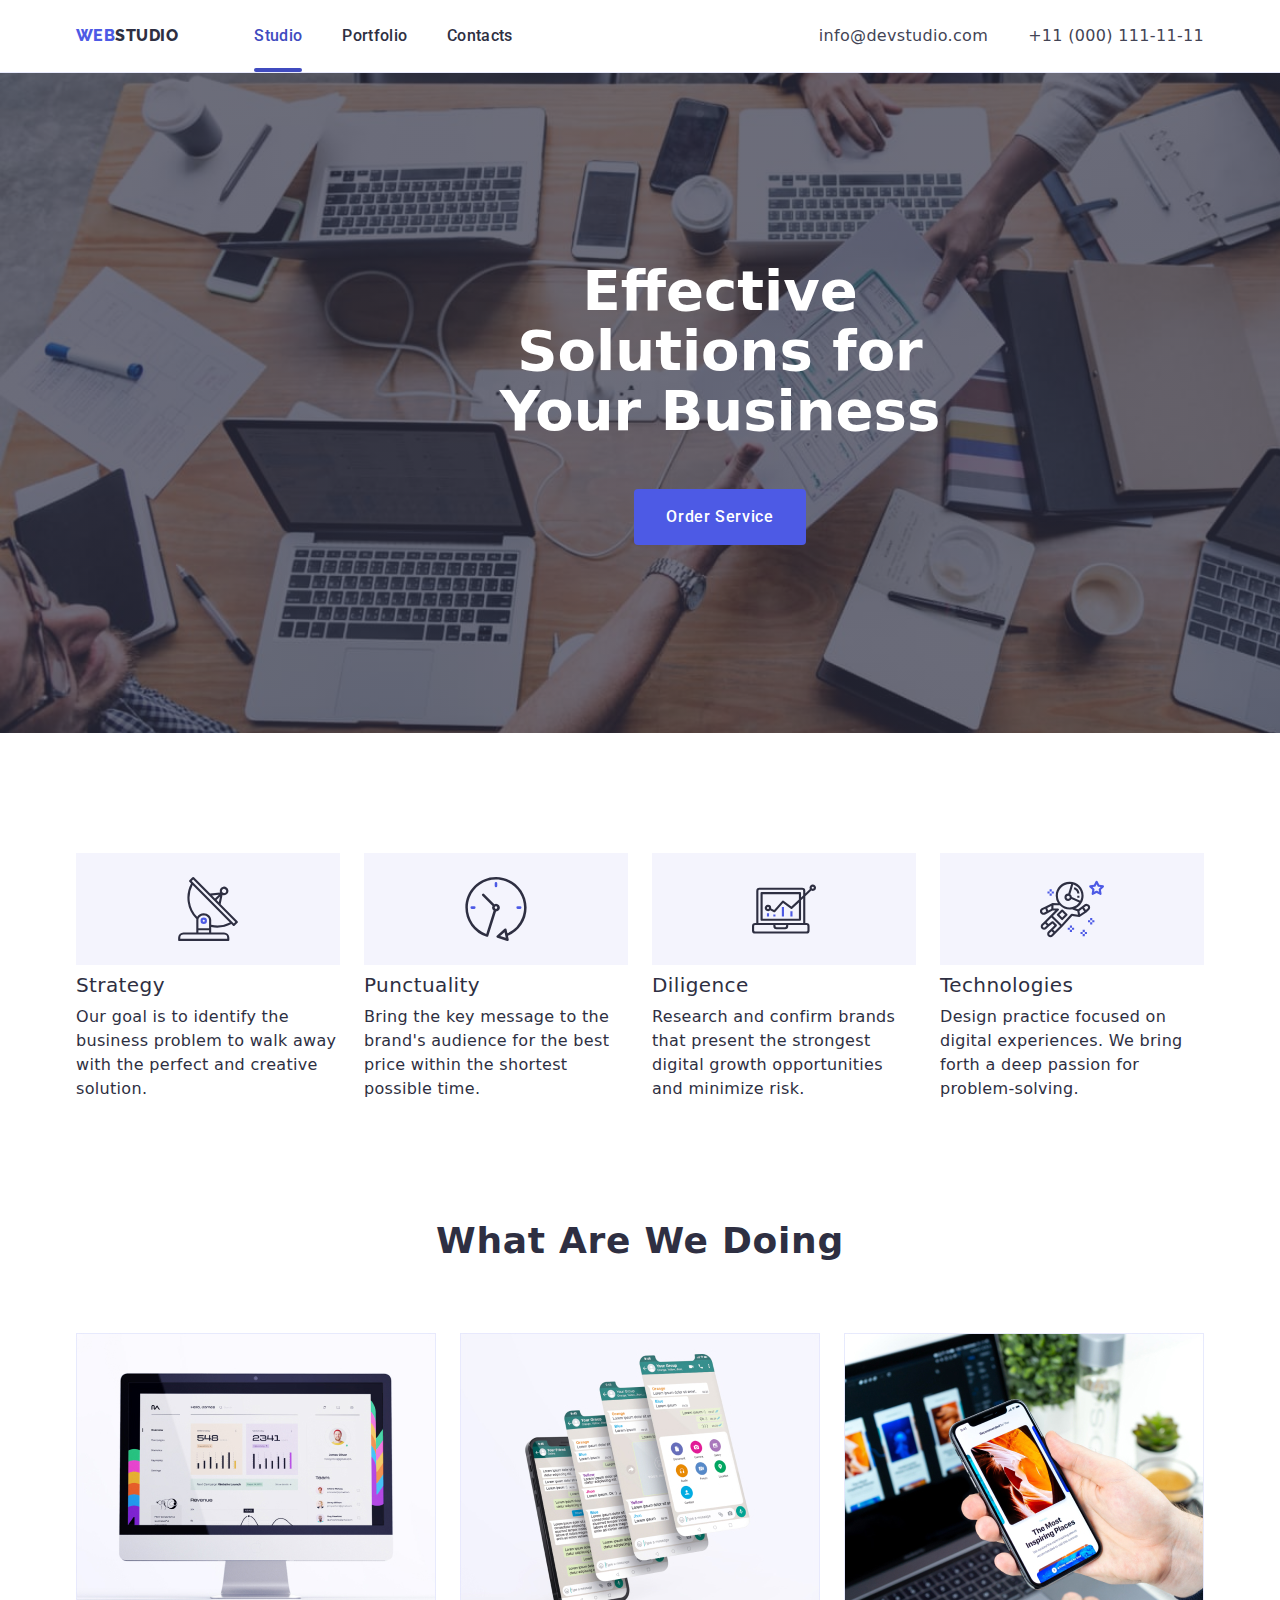
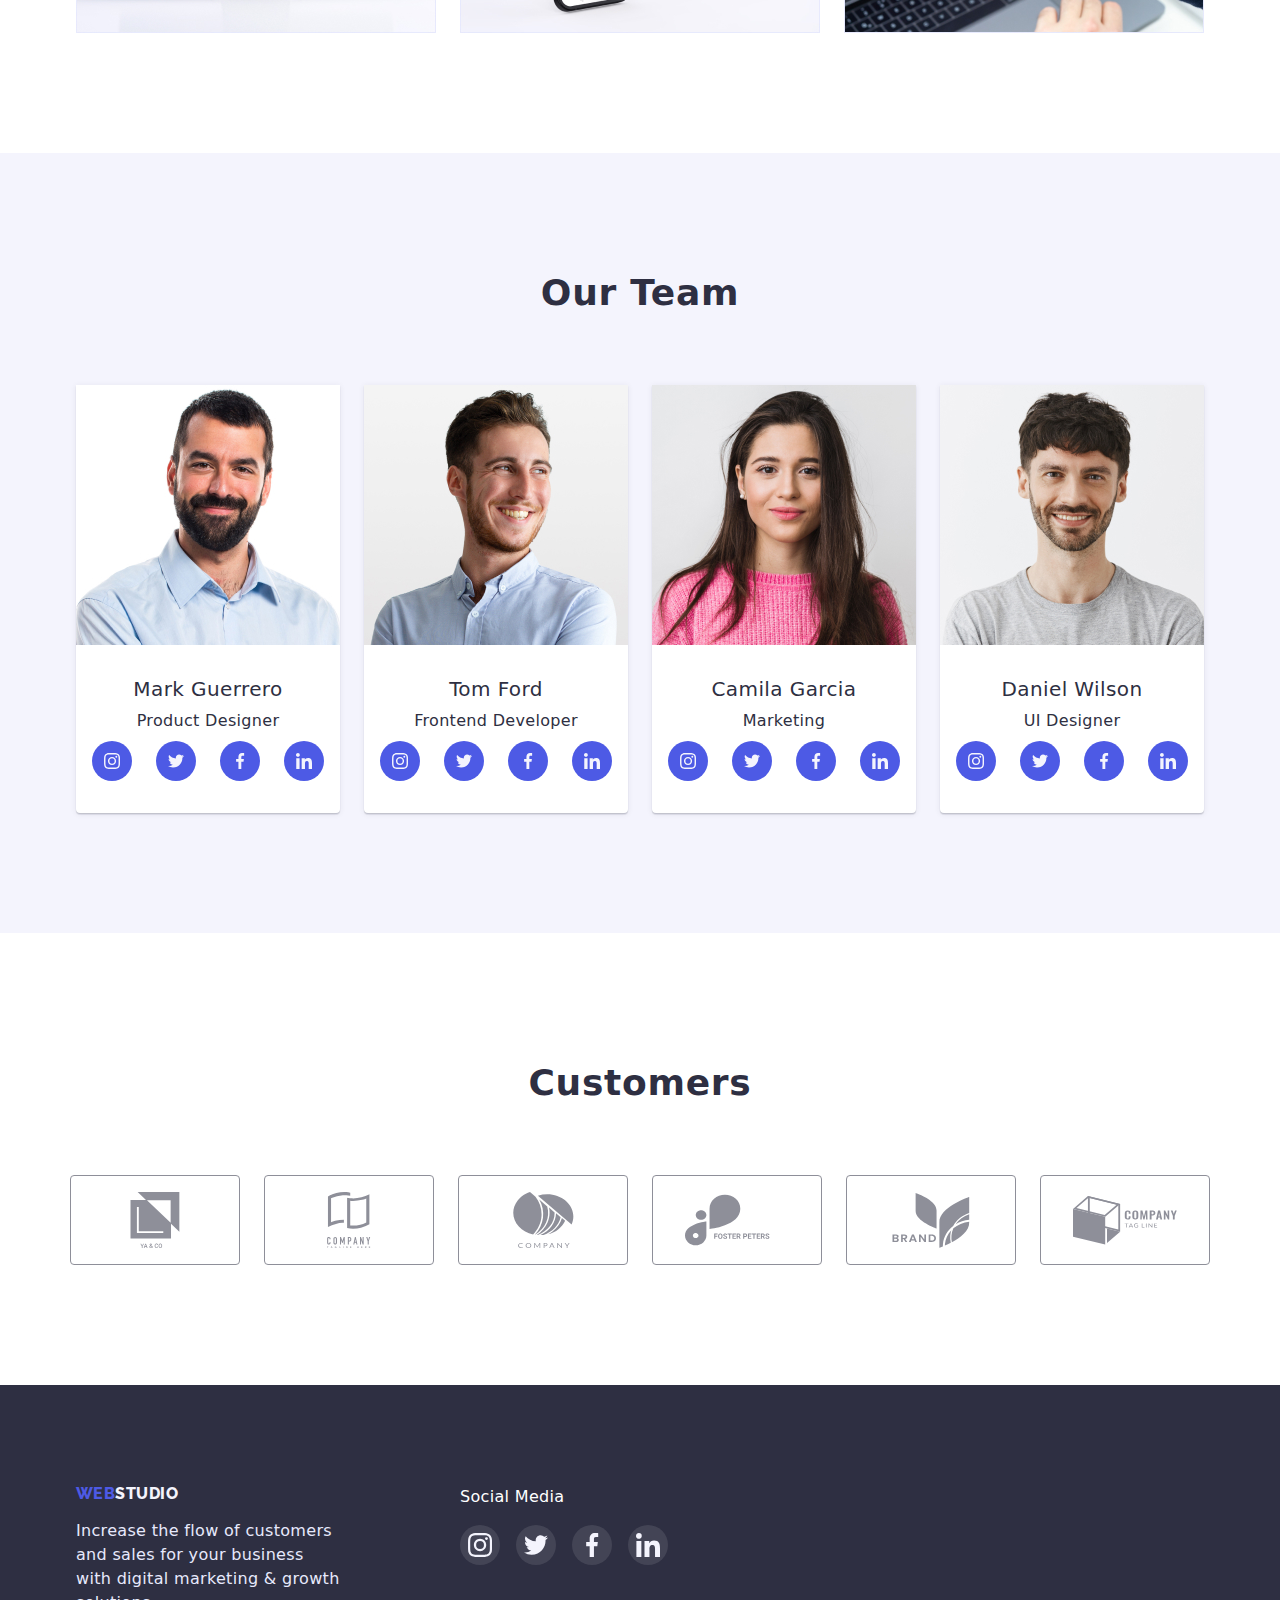
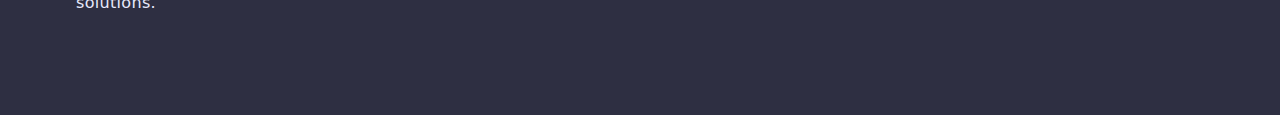
<file: index.html>
<!DOCTYPE html>
<html lang="en">
  <head>
    <meta charset="UTF-8" />
    <meta http-equiv="X-UA-Compatible" content="IE=edge" />
    <meta name="viewport" content="width=device-width, initial-scale=1.0" />
    <title>WebStudio</title>
    <link rel="stylesheet" href="./css/styles.css" />
    <link
      href="https://cdn.jsdelivr.net/npm/modern-normalize@1.1.0/modern-normalize.min.css"
      rel="stylesheet"
    />
    <link rel="preconnect" href="https://fonts.googleapis.com" />
    <link rel="preconnect" href="https://fonts.gstatic.com" crossorigin />
    <link
      href="https://fonts.googleapis.com/css2?family=Raleway:wght@800&family=Roboto:wght@400;500;700;900&display=swap"
      rel="stylesheet"
    />
  </head>

  <body>
    <!-- Header -->
    <header class="header">
      <!-- Navigation -->
      <div class="container page-header-container">
        <nav class="header-nav">
          <a class="logo" href="./index.html">
            <span class="logo-part">WEB</span>STUDIO
          </a>
          <ul class="navigation-list">
            <li class="navigation-list-item">
              <a class="navigation-list-link current-page" href="./index.html">
                Studio</a
              >
            </li>
            <li class="navigation-list-item">
              <a class="navigation-list-link" href="./portfolio.html">
                Portfolio</a
              >
            </li>
            <li class="navigation-list-item">
              <a class="navigation-list-link" href=""> Contacts</a>
            </li>
          </ul>
        </nav>

        <!-- Contacts -->
        <address class="address">
          <ul class="contacts-list">
            <li class="contacts-list-item">
              <a class="contacts-list-link" href="mailto:info@devstudio.com"
                >info@devstudio.com</a
              >
            </li>
            <li class="contacts-list-item">
              <a class="contacts-list-link" href="tel:+110001111111"
                >+11 (000) 111-11-11</a
              >
            </li>
          </ul>
        </address>
      </div>
    </header>

    <!-- Main -->
    <main>
      <section class="order">
        <div class="container page-order-container">
          <h1 class="order-header">Effective Solutions for Your Business</h1>
          <div class="order-button-container">
            <button class="order-button" data-modal-open type="button">
              Order Service
            </button>
          </div>
        </div>
      </section>

      <section class="why-us">
        <div class="container page-why-us-container">
          <h2 hidden>Why Us</h2>
          <ul class="why-us-list">
            <li class="why-us-list-item">
              <div class="why-us-list-img-container">
                <svg class="why-us-list-img">
                  <use href="./images/sprites.svg#antenna-1"></use>
                </svg>
              </div>
              <h3 class="why-us-list-title">Strategy</h3>
              <p class="why-us-list-description">
                Our goal is to identify the business problem to walk away with
                the perfect and creative solution.
              </p>
            </li>
            <li class="why-us-list-item">
              <div class="why-us-list-img-container">
                <svg class="why-us-list-img">
                  <use href="./images/sprites.svg#clock-1"></use>
                </svg>
              </div>
              <h3 class="why-us-list-title">Punctuality</h3>
              <p class="why-us-list-description">
                Bring the key message to the brand's audience for the best price
                within the shortest possible time.
              </p>
            </li>

            <li class="why-us-list-item">
              <div class="why-us-list-img-container">
                <svg class="why-us-list-img">
                  <use href="./images/sprites.svg#diagram-1"></use>
                </svg>
              </div>
              <h3 class="why-us-list-title">Diligence</h3>
              <p class="why-us-list-description">
                Research and confirm brands that present the strongest digital
                growth opportunities and minimize risk.
              </p>
            </li>

            <li class="why-us-list-item">
              <div class="why-us-list-img-container">
                <svg class="why-us-list-img">
                  <use href="./images/sprites.svg#astronaut-1"></use>
                </svg>
              </div>
              <h3 class="why-us-list-title">Technologies</h3>
              <p class="why-us-list-description">
                Design practice focused on digital experiences. We bring forth a
                deep passion for problem-solving.
              </p>
            </li>
          </ul>
        </div>
      </section>

      <section class="works">
        <div class="container page-works-container">
          <h2 class="works-heading">What are we doing</h2>
          <ul class="works-list">
            <li class="works-list-item">
              <img
                src="./images/rectangle71.jpg"
                width="360"
                height="300"
                alt="monitor"
              />
            </li>

            <li class="works-list-item">
              <img
                src="./images/rectangle73.jpg"
                width="360"
                height="300"
                alt="phone with nested screens"
              />
            </li>

            <li class="works-list-item">
              <img
                src="./images/rectangle72.jpg"
                width="360"
                height="300"
                alt="phone in hand"
              />
            </li>
          </ul>
        </div>
      </section>

      <section class="team">
        <div class="container">
          <h2 class="team-heading">Our Team</h2>
          <ul class="team-list">
            <li class="team-list-item">
              <img
                src="./images/img1.jpg"
                width="264"
                height="260"
                alt="Mark Guerrero"
              />
              <div class="team-list-item-text">
                <h3 class="team-list-item-name">Mark Guerrero</h3>
                <p class="team-list-item-desc">Product Designer</p>
              </div>
              <ul class="team-social-media-list">
                <li class="team-social-media-item">
                  <a href="" class="team-social-media-link">
                    <svg class="team-social-list-icon">
                      <use href="./images/sprites.svg#instagram-2"></use>
                    </svg>
                  </a>
                </li>
                <li class="team-social-media-item">
                  <a href="" class="team-social-media-link">
                    <svg class="team-social-list-icon">
                      <use href="./images/sprites.svg#twitter-1"></use>
                    </svg>
                  </a>
                </li>
                <li class="team-social-media-item">
                  <a href="" class="team-social-media-link">
                    <svg class="team-social-list-icon">
                      <use href="./images/sprites.svg#facebook-1"></use>
                    </svg>
                  </a>
                </li>
                <li class="team-social-media-item">
                  <a href="" class="team-social-media-link">
                    <svg class="team-social-list-icon">
                      <use href="./images/sprites.svg#linkedin-1"></use>
                    </svg>
                  </a>
                </li>
              </ul>
            </li>

            <li class="team-list-item">
              <img
                src="./images/img2.jpg"
                width="264"
                height="260"
                alt="Tom Ford"
              />
              <div class="team-list-item-text">
                <h3 class="team-list-item-name">Tom Ford</h3>
                <p class="team-list-item-desc">Frontend Developer</p>
              </div>
              <ul class="team-social-media-list">
                <li class="team-social-media-item">
                  <a href="" class="team-social-media-link">
                    <svg class="team-social-list-icon">
                      <use href="./images/sprites.svg#instagram-2"></use>
                    </svg>
                  </a>
                </li>
                <li class="team-social-media-item">
                  <a href="" class="team-social-media-link">
                    <svg class="team-social-list-icon">
                      <use href="./images/sprites.svg#twitter-1"></use>
                    </svg>
                  </a>
                </li>
                <li class="team-social-media-item">
                  <a href="" class="team-social-media-link">
                    <svg class="team-social-list-icon">
                      <use href="./images/sprites.svg#facebook-1"></use>
                    </svg>
                  </a>
                </li>
                <li class="team-social-media-item">
                  <a href="" class="team-social-media-link">
                    <svg class="team-social-list-icon">
                      <use href="./images/sprites.svg#linkedin-1"></use>
                    </svg>
                  </a>
                </li>
              </ul>
            </li>

            <li class="team-list-item">
              <img
                src="./images/img3.jpg"
                width="264"
                height="260"
                alt="Camila Garcia"
              />
              <div class="team-list-item-text">
                <h3 class="team-list-item-name">Camila Garcia</h3>
                <p class="team-list-item-desc">Marketing</p>
              </div>
              <ul class="team-social-media-list">
                <li class="team-social-media-item">
                  <a href="" class="team-social-media-link">
                    <svg class="team-social-list-icon">
                      <use href="./images/sprites.svg#instagram-2"></use>
                    </svg>
                  </a>
                </li>
                <li class="team-social-media-item">
                  <a href="" class="team-social-media-link">
                    <svg class="team-social-list-icon">
                      <use href="./images/sprites.svg#twitter-1"></use>
                    </svg>
                  </a>
                </li>
                <li class="team-social-media-item">
                  <a href="" class="team-social-media-link">
                    <svg class="team-social-list-icon">
                      <use href="./images/sprites.svg#facebook-1"></use>
                    </svg>
                  </a>
                </li>
                <li class="team-social-media-item">
                  <a href="" class="team-social-media-link">
                    <svg class="team-social-list-icon">
                      <use href="./images/sprites.svg#linkedin-1"></use>
                    </svg>
                  </a>
                </li>
              </ul>
            </li>

            <li class="team-list-item">
              <img
                src="./images/img4.jpg"
                width="264"
                height="260"
                alt="Daniel Wilson"
              />
              <div class="team-list-item-text">
                <h3 class="team-list-item-name">Daniel Wilson</h3>
                <p class="team-list-item-desc">UI Designer</p>
              </div>
              <ul class="team-social-media-list">
                <li class="team-social-media-item">
                  <a href="" class="team-social-media-link">
                    <svg class="team-social-list-icon">
                      <use href="./images/sprites.svg#instagram-2"></use>
                    </svg>
                  </a>
                </li>
                <li class="team-social-media-item">
                  <a href="" class="team-social-media-link">
                    <svg class="team-social-list-icon">
                      <use href="./images/sprites.svg#twitter-1"></use>
                    </svg>
                  </a>
                </li>
                <li class="team-social-media-item">
                  <a href="" class="team-social-media-link">
                    <svg class="team-social-list-icon">
                      <use href="./images/sprites.svg#facebook-1"></use>
                    </svg>
                  </a>
                </li>
                <li class="team-social-media-item">
                  <a href="" class="team-social-media-link">
                    <svg class="team-social-list-icon">
                      <use href="./images/sprites.svg#linkedin-1"></use>
                    </svg>
                  </a>
                </li>
              </ul>
            </li>
          </ul>
        </div>
      </section>
      <!-- Customers -->
      <section>
        <div class="container customers-container">
          <h2 class="customers-title">Customers</h2>
          <ul class="customers-list">
            <li class="customers-list-item">
              <a class="customers-list-link" href="">
                <div class="customers-logo-container">
                  <svg width="104" height="56" class="customers-list-logo">
                    <use href="./images/sprites.svg#client-1"></use>
                  </svg>
                </div>
              </a>
            </li>
            <li class="customers-list-item">
              <a href="" class="customers-list-link">
                <div class="customers-logo-container">
                  <svg width="104" height="56" class="customers-list-logo">
                    <use href="./images/sprites.svg#client-2"></use>
                  </svg>
                </div>
              </a>
            </li>
            <li class="customers-list-item">
              <a href="" class="customers-list-link">
                <div class="customers-logo-container">
                  <svg width="104" height="56" class="customers-list-logo">
                    <use href="./images/sprites.svg#client-3"></use>
                  </svg>
                </div>
              </a>
            </li>
            <li class="customers-list-item">
              <a href="" class="customers-list-link">
                <div class="customers-logo-container">
                  <svg width="104" height="56" class="customers-list-logo">
                    <use href="./images/sprites.svg#client-4"></use>
                  </svg>
                </div>
              </a>
            </li>
            <li class="customers-list-item">
              <a href="" class="customers-list-link">
                <div class="customers-logo-container">
                  <svg width="104" height="56" class="customers-list-logo">
                    <use href="./images/sprites.svg#client-5"></use>
                  </svg>
                </div>
              </a>
            </li>
            <li class="customers-list-item">
              <a href="" class="customers-list-link">
                <div class="customers-logo-container">
                  <svg width="104" height="56" class="customers-list-logo">
                    <use href="./images/sprites.svg#client-6"></use>
                  </svg>
                </div>
              </a>
            </li>
          </ul>
        </div>
      </section>
    </main>

    <!-- Footer -->
    <footer class="footer">
      <div class="container footer-container">
        <div class="footer-text-logo-container">
          <div class="footer-logo-container">
            <a class="footer-logo" href="./index.html">
              WEB<span class="footer-logo-part">STUDIO</span>
            </a>
          </div>
          <div class="footer-text-container">
            <p class="footer-text">
              Increase the flow of customers and sales for your business with
              digital marketing & growth solutions.
            </p>
          </div>
        </div>
        <div class="footer-social-media">
          <h2 class="footer-social-media-title">Social Media</h2>
          <ul class="footer-social-media-list">
            <li class="footer-list-item">
              <a href="" class="footer-social-media-link">
                <svg class="footer-social-media-img">
                  <use href="./images/sprites.svg#instagram-2"></use>
                </svg>
              </a>
            </li>
            <li class="footer-list-item">
              <a href="" class="footer-social-media-link">
                <svg class="footer-social-media-img">
                  <use href="./images/sprites.svg#twitter-1"></use>
                </svg>
              </a>
            </li>
            <li class="footer-list-item">
              <a href="" class="footer-social-media-link">
                <svg class="footer-social-media-img">
                  <use href="./images/sprites.svg#facebook-1"></use>
                </svg>
              </a>
            </li>
            <li class="footer-list-item">
              <a href="" class="footer-social-media-link">
                <svg class="footer-social-media-img">
                  <use href="./images/sprites.svg#linkedin-1"></use>
                </svg>
              </a>
            </li>
          </ul>
        </div>
      </div>
    </footer>
    <div class="backdrop is-hidden" data-modal>
      <div class="modal">
        <button type="button" class="modal-close-btn" data-modal-close>
          <svg class="modal-close-btn-icon">
            <use href="./images/sprites.svg#close-icon"></use>
          </svg>
        </button>
      </div>
    </div>
    <script src="./js/modal.js"></script>
  </body>
</html>
</file>
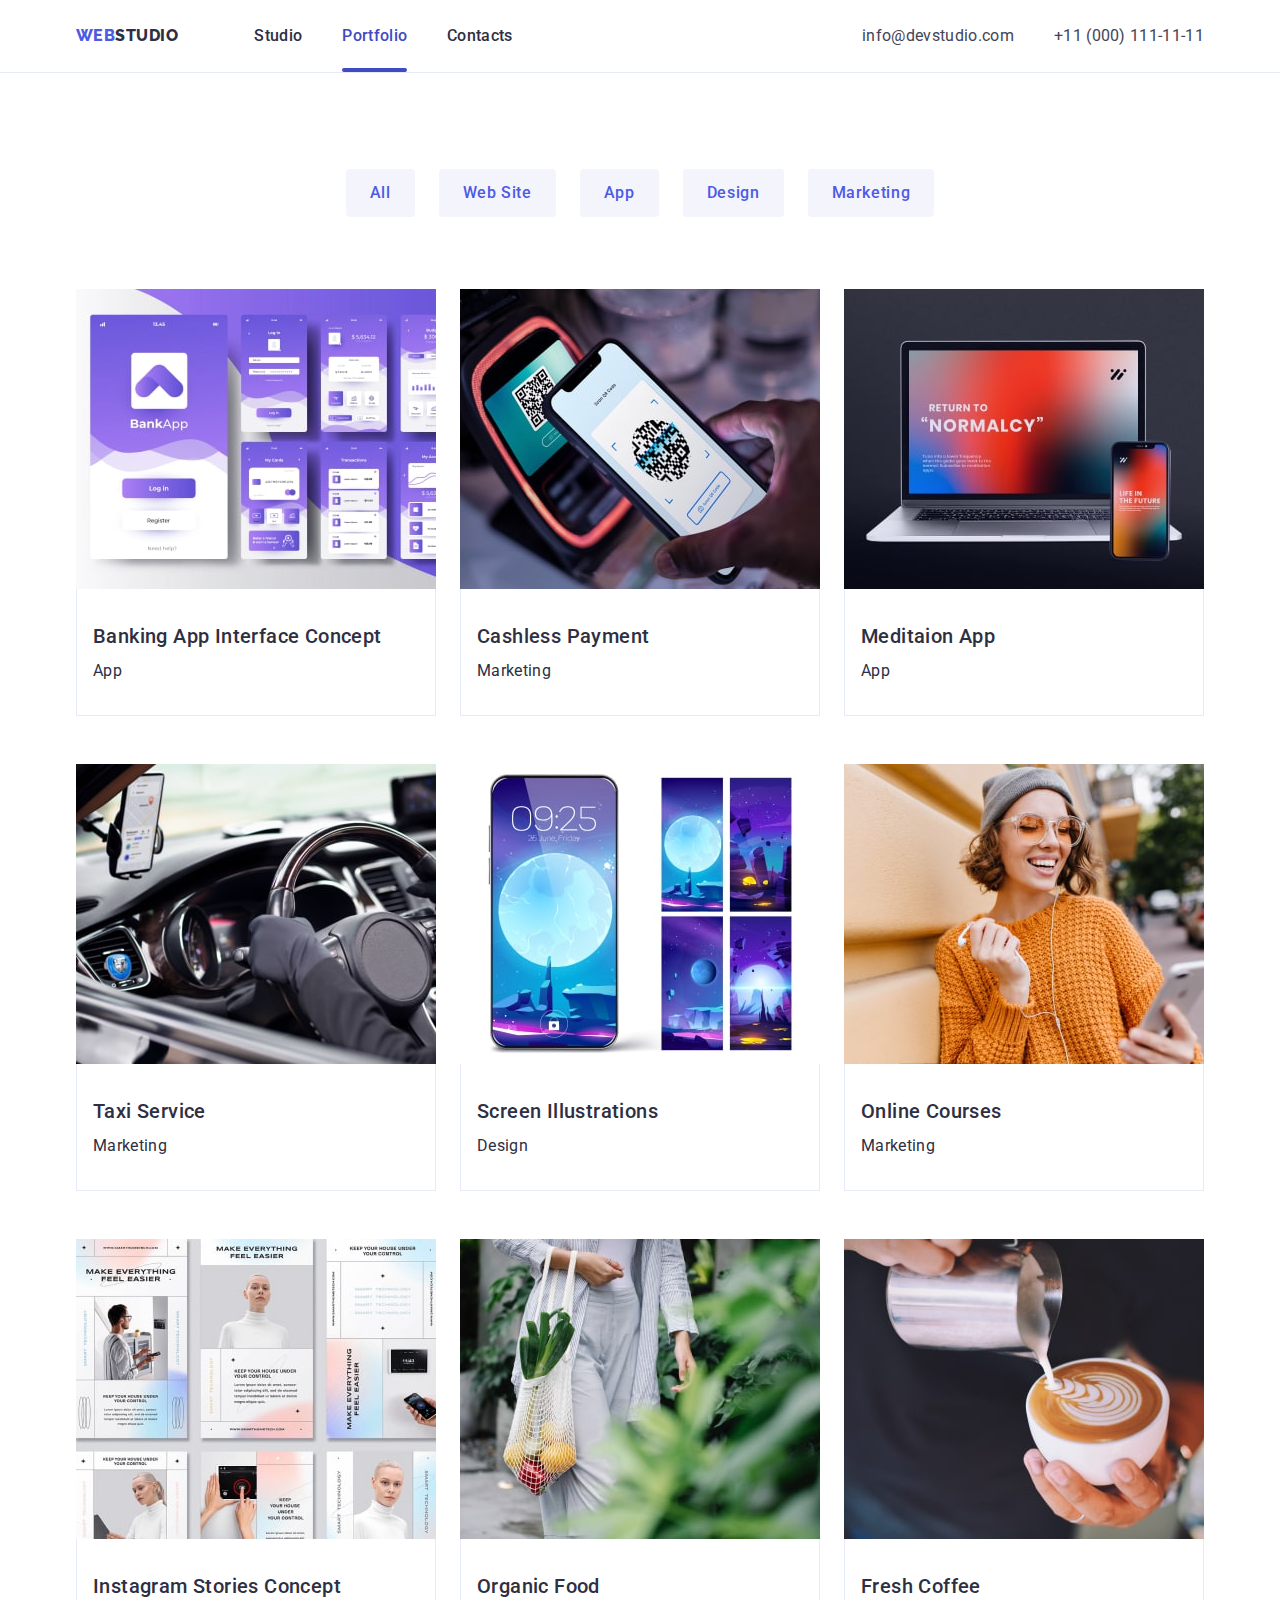
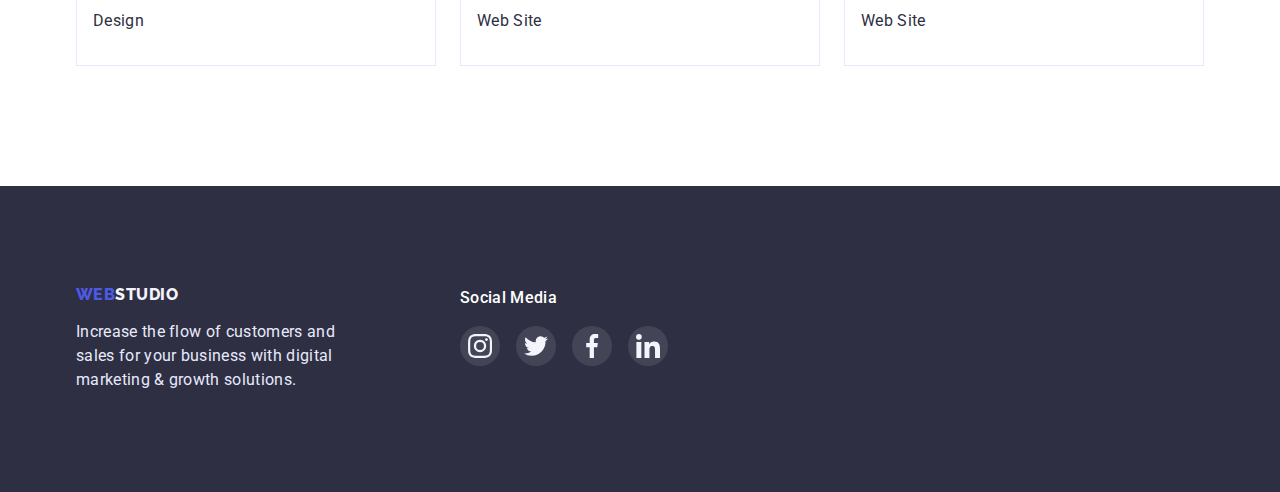
<file: portfolio.html>
<!DOCTYPE html>
<html lang="en">
  <head>
    <meta charset="UTF-8" />
    <meta http-equiv="X-UA-Compatible" content="IE=edge" />
    <meta name="viewport" content="width=device-width, initial-scale=1.0" />
    <title>WebStudio</title>
    <link
      href="https://cdn.jsdelivr.net/npm/modern-normalize@1.1.0/modern-normalize.min.css"
      rel="stylesheet"
    />
    <link rel="stylesheet" href="./css/styles.css" />
    <link rel="preconnect" href="https://fonts.googleapis.com" />
    <link rel="preconnect" href="https://fonts.gstatic.com" crossorigin />
    <link
      href="https://fonts.googleapis.com/css2?family=Raleway:wght@800&family=Roboto:wght@400;500;700;900&display=swap"
      rel="stylesheet"
    />
  </head>
  <body>
    <!-- Header -->
    <header class="header">
      <!-- Navigation -->
      <div class="container page-header-container">
        <nav class="header-nav">
          <a class="logo" href="./index.html">
            <span class="logo-part">WEB</span>STUDIO
          </a>
          <ul class="navigation-list">
            <li class="navigation-list-item">
              <a class="navigation-list-link" href="./index.html"> Studio</a>
            </li>
            <li class="navigation-list-item">
              <a
                class="navigation-list-link current-page"
                href="./portfolio.html"
              >
                Portfolio
              </a>
            </li>
            <li class="navigation-list-item">
              <a class="navigation-list-link" href=""> Contacts</a>
            </li>
          </ul>
        </nav>

        <!-- Contacts -->
        <address class="address">
          <ul class="contacts-list">
            <li class="contacts-list-item">
              <a class="contacts-list-link" href="mailto:info@devstudio.com"
                >info@devstudio.com
              </a>
            </li>
            <li class="contacts-list-item">
              <a class="contacts-list-link" href="tel:+110001111111"
                >+11 (000) 111-11-11
              </a>
            </li>
          </ul>
        </address>
      </div>
    </header>
    <!-- Main -->
    <main>
      <section class="projects-section">
        <div class="container filter-buttons-container">
          <ul class="filter-button-list">
            <li class="filter-button-item">
              <button class="filter-button" type="button">All</button>
            </li>
            <li class="filter-button-item">
              <button class="filter-button" type="button">Web Site</button>
            </li>
            <li class="filter-button-item">
              <button class="filter-button" type="button">App</button>
            </li>
            <li class="filter-button-item">
              <button class="filter-button" type="button">Design</button>
            </li>
            <li class="filter-button-item">
              <button class="filter-button" type="button">Marketing</button>
            </li>
          </ul>
        </div>

        <div class="container">
          <ul class="project-list">
            <li class="project-list-item">
              <a href="" class="project-list-link">
                <div class="project-list-img-wrapper">
                  <img
                    class="project-list-photo"
                    src="./images/portfolio1.jpg"
                    alt="portfolio image"
                    width="360"
                    height="300"
                  />
                  <p class="portfolio-overlay">
                    14 Stylish and User-Friendly App Design Concepts · Task
                    Manager App · Calorie Tracker App · Exotic Fruit Ecommerce
                    App · Cloud Storage App
                  </p>
                </div>
                <div class="bottom-border">
                  <h3 class="project-list-name">
                    Banking App Interface Concept
                  </h3>
                  <p class="project-list-description">App</p>
                </div>
              </a>
            </li>
            <li class="project-list-item">
              <a href="" class="project-list-link">
                <div class="project-list-img-wrapper">
                  <div class="project-list-img-wrapper">
                    <img
                      class="project-list-photo"
                      src="./images/portfolio2.jpg"
                      alt="portfolio image"
                      width="360"
                      height="300"
                    />
                    <p class="portfolio-overlay">
                      14 Stylish and User-Friendly App Design Concepts · Task
                      Manager App · Calorie Tracker App · Exotic Fruit Ecommerce
                      App · Cloud Storage App
                    </p>
                  </div>
                </div>
                <div class="bottom-border">
                  <h3 class="project-list-name">Cashless Payment</h3>
                  <p class="project-list-description">Marketing</p>
                </div>
              </a>
            </li>
            <li class="project-list-item">
              <a href="" class="project-list-link">
                <div class="project-list-img-wrapper">
                  <img
                    class="project-list-photo"
                    src="./images/portfolio3.jpg"
                    alt="portfolio image"
                    width="360"
                    height="300"
                  />
                  <p class="portfolio-overlay">
                    14 Stylish and User-Friendly App Design Concepts · Task
                    Manager App · Calorie Tracker App · Exotic Fruit Ecommerce
                    App · Cloud Storage App
                  </p>
                </div>
                <div class="bottom-border">
                  <h3 class="project-list-name">Meditaion App</h3>
                  <p class="project-list-description">App</p>
                </div>
              </a>
            </li>
            <li class="project-list-item">
              <a href="" class="project-list-link">
                <div class="project-list-img-wrapper">
                  <img
                    class="project-list-photo"
                    src="./images/portfolio4.jpg"
                    alt="portfolio image"
                    width="360"
                    height="300"
                  />
                  <p class="portfolio-overlay">
                    14 Stylish and User-Friendly App Design Concepts · Task
                    Manager App · Calorie Tracker App · Exotic Fruit Ecommerce
                    App · Cloud Storage App
                  </p>
                </div>
                <div class="bottom-border">
                  <h3 class="project-list-name">Taxi Service</h3>
                  <p class="project-list-description">Marketing</p>
                </div>
              </a>
            </li>
            <li class="project-list-item">
              <a href="" class="project-list-link">
                <div class="project-list-img-wrapper">
                  <img
                    class="project-list-photo"
                    src="./images/portfolio5.jpg"
                    alt="portfolio image"
                    width="360"
                    height="300"
                  />
                  <p class="portfolio-overlay">
                    14 Stylish and User-Friendly App Design Concepts · Task
                    Manager App · Calorie Tracker App · Exotic Fruit Ecommerce
                    App · Cloud Storage App
                  </p>
                </div>
                <div class="bottom-border">
                  <h3 class="project-list-name">Screen Illustrations</h3>
                  <p class="project-list-description">Design</p>
                </div>
              </a>
            </li>
            <li class="project-list-item">
              <a href="" class="project-list-link">
                <div class="project-list-img-wrapper">
                  <img
                    class="project-list-photo"
                    src="./images/portfolio6.jpg"
                    alt="portfolio image"
                    width="360"
                    height="300"
                  />
                  <p class="portfolio-overlay">
                    14 Stylish and User-Friendly App Design Concepts · Task
                    Manager App · Calorie Tracker App · Exotic Fruit Ecommerce
                    App · Cloud Storage App
                  </p>
                </div>
                <div class="bottom-border">
                  <h3 class="project-list-name">Online Courses</h3>
                  <p class="project-list-description">Marketing</p>
                </div>
              </a>
            </li>
            <li class="project-list-item">
              <a href="" class="project-list-link">
                <div class="project-list-img-wrapper">
                  <img
                    class="project-list-photo"
                    src="./images/portfolio7.jpg"
                    alt="portfolio image"
                    width="360"
                    height="300"
                  />
                  <p class="portfolio-overlay">
                    14 Stylish and User-Friendly App Design Concepts · Task
                    Manager App · Calorie Tracker App · Exotic Fruit Ecommerce
                    App · Cloud Storage App
                  </p>
                </div>
                <div class="bottom-border">
                  <h3 class="project-list-name">Instagram Stories Concept</h3>
                  <p class="project-list-description">Design</p>
                </div>
              </a>
            </li>
            <li class="project-list-item">
              <a href="" class="project-list-link">
                <div class="project-list-img-wrapper">
                  <img
                    class="project-list-photo"
                    src="./images/portfolio8.jpg"
                    alt="portfolio image"
                    width="360"
                    height="300"
                  />
                  <p class="portfolio-overlay">
                    14 Stylish and User-Friendly App Design Concepts · Task
                    Manager App · Calorie Tracker App · Exotic Fruit Ecommerce
                    App · Cloud Storage App
                  </p>
                </div>
                <div class="bottom-border">
                  <h3 class="project-list-name">Organic Food</h3>
                  <p class="project-list-description">Web Site</p>
                </div>
              </a>
            </li>
            <li class="project-list-item">
              <a href="" class="project-list-link">
                <div class="project-list-img-wrapper">
                  <img
                    class="project-list-photo"
                    src="./images/portfolio9.jpg"
                    alt="portfolio image"
                    width="360"
                    height="300"
                  />
                  <p class="portfolio-overlay">
                    14 Stylish and User-Friendly App Design Concepts · Task
                    Manager App · Calorie Tracker App · Exotic Fruit Ecommerce
                    App · Cloud Storage App
                  </p>
                </div>
                <div class="bottom-border">
                  <h3 class="project-list-name">Fresh Coffee</h3>
                  <p class="project-list-description">Web Site</p>
                </div>
              </a>
            </li>
          </ul>
        </div>
      </section>
    </main>
    <!-- Footer -->
    <footer class="footer">
      <div class="container footer-container">
        <div class="footer-text-logo-container">
          <div class="footer-logo-container">
            <a class="footer-logo" href="./index.html">
              WEB<span class="footer-logo-part">STUDIO</span>
            </a>
          </div>
          <div class="footer-text-container">
            <p class="footer-text">
              Increase the flow of customers and sales for your business with
              digital marketing & growth solutions.
            </p>
          </div>
        </div>
        <div class="footer-social-media">
          <h2 class="footer-social-media-title">Social Media</h2>
          <ul class="footer-social-media-list">
            <li class="footer-list-item">
              <a href="" class="footer-social-media-link">
                <svg class="footer-social-media-img">
                  <use href="./images/sprites.svg#instagram-2"></use>
                </svg>
              </a>
            </li>
            <li class="footer-list-item">
              <a href="" class="footer-social-media-link">
                <svg class="footer-social-media-img">
                  <use href="./images/sprites.svg#twitter-1"></use>
                </svg>
              </a>
            </li>
            <li class="footer-list-item">
              <a href="" class="footer-social-media-link">
                <svg class="footer-social-media-img">
                  <use href="./images/sprites.svg#facebook-1"></use>
                </svg>
              </a>
            </li>
            <li class="footer-list-item">
              <a href="" class="footer-social-media-link">
                <svg class="footer-social-media-img">
                  <use href="./images/sprites.svg#linkedin-1"></use>
                </svg>
              </a>
            </li>
          </ul>
        </div>
      </div>
    </footer>
    <script src="./js/modal.js"></script>
  </body>
</html>
</file>
<file: css/styles.css>
body {
  font-family: Roboto, sans-serif;
  color: #2e2f42;
}

h1,
h2,
h3,
p,
a {
  margin: 0;
  padding: 0;
}

a {
  text-decoration: none;
  color: inherit;
}

ul {
  list-style: none;
  margin: 0;
  padding: 0;
}

img {
  max-width: 100%;
  height: auto;
  display: block;
}

.container {
  width: 1158px;
  margin-left: auto;
  margin-right: auto;
  padding-left: 15px;
  padding-right: 15px;
}

.header {
  padding-top: 24px;
  padding-bottom: 24px;
  border-bottom: 1px solid #e7e9fc;
}

.page-header-container {
  display: flex;
  align-items: center;
  justify-content: space-between;
}

.header-nav {
  display: flex;
  align-items: center;
}

.logo {
  font-family: Raleway, sans-serif;
  font-weight: 800;
  text-decoration: none;
  color: #2e2f42;
  letter-spacing: 0.03em;
  margin-right: 76px;
}

.logo-part {
  color: #4d5ae5;
}

/* Navigation */
.navigation-list {
  display: flex;
  align-items: center;
}

.navigation-list-item:not(:last-child) {
  margin-right: 40px;
}

.navigation-list-link {
  font-family: Roboto, sans-serif;
  text-decoration: none;
  font-style: normal;
  font-weight: 500;
  color: #2e2f42;
  font-size: 16px;
  line-height: 1.5;
  letter-spacing: 0.02em;
  transition: color 250ms cubic-bezier(0.4, 0, 0.2, 1);
}

.current-page {
  display: flex;
  flex-direction: column;
  color: #404bbf;
  position: relative;
}

.current-page::after {
  position: absolute;
  top: 44px;
  content: "";
  width: 100%;
  height: 4px;
  border-radius: 2px;
  background-color: #404bbf;
}

.navigation-list-link:hover,
.navigation-list-link:focus-visible {
  color: #404bbf;
}

/* Contacts */
.contacts-list {
  display: flex;
  align-items: center;
}

.contacts-list-item:not(:last-child) {
  margin-right: 40px;
}

.contacts-list-link {
  color: #434455;
  font-style: normal;
  text-decoration: none;
  font-size: 16px;
  line-height: 1.5;
  letter-spacing: 0.02em;
  transition: color 250ms cubic-bezier(0.4, 0, 0.2, 1);
}

.contacts-list-link:hover,
.contacts-list-link.order-button:focus-visible {
  color: #404bbf;
}
/* Main */
.order {
  background: linear-gradient(rgba(46, 47, 66, 0.7), rgba(46, 47, 66, 0.7)),
    url(../images/people-office.jpg);
  background-repeat: no-repeat;
  background-size: cover;
}
/* Section Order */
.page-order-container {
  display: flex;
  justify-content: center;
  align-content: center;
  align-items: center;
  flex-direction: column;
  width: 1440px;
}

.order-header {
  padding-top: 188px;
  text-align: center;
  margin-bottom: 48px;
  width: 490px;
  font-weight: 700;
  font-size: 56px;
  line-height: 1.07;
  color: #ffffff;
}

.order-button-container {
  padding-bottom: 188px;
}

.order-button {
  display: flex;
  justify-content: center;
  align-items: center;
  background-color: #4d5ae5;
  color: #fff;
  padding: 16px 32px 16px 32px;
  border: none;
  border-radius: 4px;
  cursor: pointer;
  font-family: Roboto, sans-serif;
  font-style: normal;
  font-weight: 500;
  font-size: 16px;
  line-height: 1.5;
  letter-spacing: 0.04em;
  transition: background-color 250ms cubic-bezier(0.4, 0, 0.2, 1);
}

.order-button:hover,
.order-button:focus-visible {
  background-color: #404bbf;
}

/* Why us */
.page-why-us-container {
  display: flex;
  padding-top: 120px;
  padding-bottom: 120px;
}

.why-us-list {
  display: flex;
  flex-wrap: wrap;
  gap: 24px;
}

.why-us-list-item {
  flex-basis: calc(100% / 4 - 24px);
}

.why-us-list-img-container {
  background-color: #f4f4fd;
  display: flex;
  justify-content: center;
  margin-bottom: 8px;
  padding: 24px 100px;
}

.why-us-list-img {
  width: 64px;
  height: 64px;
}

.why-us-list-title {
  font-weight: 500;
  font-size: 20px;
  line-height: 1.2;
  letter-spacing: 0.02em;
}

.why-us-list-description {
  width: 264px;
  margin-top: 8px;
  font-size: 16px;
  line-height: 1.5;
  letter-spacing: 0.02em;
}

/* What are we doing */
.works {
  padding-bottom: 120px;
}

.works-list {
  display: flex;
  justify-content: center;
  flex-wrap: wrap;
}

.works-list-item:not(:nth-child(3n)) {
  margin-right: 24px;
}

.works-heading {
  margin-bottom: 72px;
  text-align: center;
  font-weight: 700;
  font-size: 36px;
  line-height: 1.11;
  text-transform: capitalize;
  letter-spacing: 0.02em;
}

/* Our Team */
.team {
  padding-top: 120px;
  padding-bottom: 120px;
  background-color: #f4f4fd;
}

.team-heading {
  text-align: center;
  margin-bottom: 72px;
  font-weight: 700;
  font-size: 36px;
  line-height: 1.11;
  letter-spacing: 0.02em;
}

.team-list-item:not(:nth-child(4n)) {
  margin-right: 24px;
}

.team-list {
  display: flex;
  justify-content: center;
  flex-wrap: wrap;
}

.team-list-item {
  background-color: #fff;
  box-shadow: 0px 1px 6px rgba(46, 47, 66, 0.08),
    0px 1px 1px rgba(46, 47, 66, 0.16), 0px 2px 1px rgba(46, 47, 66, 0.08);
  border-radius: 0px 0px 4px 4px;
  padding-bottom: 32px;
}

.team-list-item-text {
  padding-top: 32px;
}

.team-list-item-name {
  text-align: center;
  margin-bottom: 8px;
  font-weight: 500;
  font-size: 20px;
  line-height: 1.2;
  letter-spacing: 0.02em;
}

.team-list-item-desc {
  text-align: center;
  font-size: 16px;
  line-height: 1.5;
  letter-spacing: 0.02em;
  margin-bottom: 8px;
}

.team-social-media-list {
  display: flex;
  justify-content: center;
}

.team-social-media-item:not(:last-child) {
  margin-right: 24px;
}

.team-social-media-link {
  display: flex;
  justify-content: center;
  align-items: center;
  background-color: #4d5ae5;
  border-radius: 50%;
  width: 40px;
  height: 40px;
  transition: background-color 250ms cubic-bezier(0.4, 0, 0.2, 1);
}

.team-social-media-link:hover,
.team-social-media-link:focus {
  background-color: #404bbf;
}

.team-social-list-icon {
  width: 16px;
  height: 16px;
}
/* Customers */
.customers-container {
  padding-bottom: 120px;
}

.customers-title {
  padding-top: 130px;
  font-weight: 700;
  font-size: 36px;
  line-height: 1.11;
  text-align: center;
  letter-spacing: 0.02em;
  margin-bottom: 72px;
}

.customers-list {
  display: flex;
  justify-content: center;
}

.customers-list-item {
  border: 1px solid #8e8f99;
  border-radius: 4px;
  transition: border-color 250ms cubic-bezier(0.4, 0, 0.2, 1);
}

.customers-list-item:not(:last-child) {
  margin-right: 24px;
}

.customers-logo-container {
  padding: 16px 32px;
}

.customers-list-logo {
  display: block;
}

.customers-list-item:hover,
.customers-list-item:focus {
  border-color: #404bbf;
}

.customers-list-logo {
  fill: #8e8f99;
  transition: fill 250ms cubic-bezier(0.4, 0, 0.2, 1);
}

.customers-list-link:is(:hover, focus) .customers-list-logo {
  fill: #404bbf;
}

/* Footer */
.footer {
  background: #2e2f42;
  padding-top: 100px;
  padding-bottom: 100px;
}

.footer-container {
  display: flex;
}

.footer-logo-container {
  margin-bottom: 16px;
}

.footer-text-logo-container {
  margin-right: 120px;
}

.footer-logo {
  font-family: Raleway, sans-serif;
  font-weight: 800;
  letter-spacing: 0.03em;
  text-decoration: none;
  color: #4d5ae5;
}

.footer-logo-part {
  color: #f4f4fd;
}

.footer-text-container {
  width: 264px;
}

.footer-text {
  font-style: normal;
  font-size: 16px;
  line-height: 1.5;
  color: #e7e9fc;
  letter-spacing: 0.02em;
}

.footer-social-media-title {
  color: #ffffff;
  font-weight: 500;
  font-size: 16px;
  line-height: 1.5;
  letter-spacing: 0.02em;
  margin-bottom: 16px;
}

.footer-social-media-list {
  display: flex;
}
.footer-list-item:not(:last-child) {
  margin-right: 16px;
}

.footer-social-media-link {
  background-color: rgba(255, 255, 255, 0.1);
  display: flex;
  justify-content: center;
  align-items: center;
  border-radius: 50%;
  width: 40px;
  height: 40px;
  transition: background-color 250ms cubic-bezier(0.4, 0, 0.2, 1);
}

.footer-social-media-img {
  width: 24px;
  height: 24px;
}

.footer-social-media-link:hover,
.footer-social-media-link:focus {
  background-color: #31d0aa;
}

/* portfolio.html */
.projects-section {
  padding-top: 96px;
  padding-bottom: 120px;
}
/* Filter buttons */
.filter-button-list {
  display: flex;
  justify-content: center;
  margin-bottom: 72px;
}

.filter-button {
  color: #4d5ae5;
  background-color: #f4f4fd;
  border: none;
  border-radius: 4px;
  font-family: Roboto, sans-serif;
  font-weight: 500;
  font-size: 16px;
  line-height: 1.5;
  text-align: center;
  padding: 12px 24px;
  letter-spacing: 0.04em;
  transition: background-color 250ms cubic-bezier(0.4, 0, 0.2, 1);
}

.filter-button-item:not(:last-child) {
  margin-right: 24px;
}

.filter-button-list .filter-button:hover,
.filter-button-list .filter-button:focus-visible {
  cursor: pointer;
  background-color: #4d5ae5;
  box-shadow: 0px 3px 1px rgba(0, 0, 0, 0.1), 0px 2px 1px rgba(0, 0, 0, 0.08),
    0px 2px 2px rgba(0, 0, 0, 0.12);
  color: #fff;
}

.footer-social-media-list {
  display: flex;
}

/* PROJECTS */
.project-list {
  display: flex;
  flex-wrap: wrap;
  justify-content: center;
}

.project-list-item {
  margin-bottom: 48px;
}

.bottom-border {
  padding-top: 32px;
  padding-bottom: 32px;
  padding-left: 16px;
  border: 1px solid #e7e9fc;
  border-top: none;
  transition: box-shadow 250ms cubic-bezier(0.4, 0, 0.2, 1);
}

.project-list-item:not(:nth-child(3n)) {
  margin-right: 24px;
}

.project-list-item:nth-last-child(-n + 3) {
  margin-bottom: 0;
}

.bottom-border:hover,
.bottom-border:focus {
  box-shadow: 0px 1px 6px rgba(46, 47, 66, 0.08),
    0px 1px 1px rgba(46, 47, 66, 0.16), 0px 2px 1px rgba(46, 47, 66, 0.08);
}

.project-list-photo {
  display: block;
}

.project-list-img-wrapper:hover + .bottom-border {
  box-shadow: 0px 1px 6px rgba(46, 47, 66, 0.08),
    0px 1px 1px rgba(46, 47, 66, 0.16), 0px 2px 1px rgba(46, 47, 66, 0.08);
}

.project-list-img-wrapper:focus-visible + .bottom-border {
  box-shadow: 0px 1px 6px rgba(46, 47, 66, 0.08),
    0px 1px 1px rgba(46, 47, 66, 0.16), 0px 2px 1px rgba(46, 47, 66, 0.08);
}

.project-list-link {
  display: block;
}

.project-list-img-wrapper {
  position: relative;
  overflow: hidden;
}

.project-list-item:hover .portfolio-overlay {
  transform: translate(0%, 0%);
}

.project-list-link:focus .portfolio-overlay {
  transform: translate(0%, 0%);
}
.portfolio-overlay {
  position: absolute;
  left: 0;
  top: 0;
  width: 100%;
  height: 100%;
  font-size: 16px;
  line-height: 1.5;
  letter-spacing: 0.02em;
  background-color: #4d5ae5;
  color: #fff;
  text-align: center;
  padding-top: 40px;
  padding-right: 32px;
  padding-left: 32px;
  padding-bottom: 40px;
  overflow: auto;
  transform: translate(0%, 100%);
  transition: transform 250ms cubic-bezier(0.4, 0, 0.2, 1);
}

.project-list-name {
  font-weight: 500;
  font-size: 20px;
  line-height: 1.5;
  letter-spacing: 0.02em;
  margin-bottom: 8px;
}

.project-list-description {
  font-size: 16px;
  line-height: 1.5;
  letter-spacing: 0.02em;
}

/* BACKDROP */
.backdrop {
  position: fixed;
  top: 0;
  left: 0;
  width: 100%;
  height: 100%;
  background-color: rgba(46, 47, 66, 0.4);
  z-index: 100;
  transition: opacity 250ms cubic-bezier(0.4, 0, 0.2, 1),
    visibility 250ms cubic-bezier(0.4, 0, 0.2, 1);
}

.modal {
  position: absolute;
  top: 50%;
  left: 50%;
  transform: translate(-50%, -50%);
  width: 408px;
  height: 576px;
  background-color: #fcfcfc;
}

.modal-close-btn {
  position: absolute;
  top: 10px;
  right: 10px;
  cursor: pointer;
  display: flex;
  justify-content: center;
  align-items: center;
  background-color: transparent;
  padding: 0;
  border: 1px solid rgba(0, 0, 0, 0.1);
  border-radius: 50%;
  width: 24px;
  height: 24px;
  transition: background-color 250ms cubic-bezier(0.4, 0, 0.2, 1);
}

.modal-close-btn-icon {
  width: 8px;
  height: 8px;
  transition: fill 250ms cubic-bezier(0.4, 0, 0.2, 1);
}

.modal-close-btn:hover,
.modal-close-btn:focus {
  background-color: #404bbf;
  border-color: #404bbf;
}

.modal-close-btn:hover .modal-close-btn-icon,
.modal-close-btn:focus .modal-close-btn-icon {
  fill: #fff;
}

.backdrop.is-hidden {
  opacity: 0;
  visibility: hidden;
  pointer-events: none;
}
</file>
